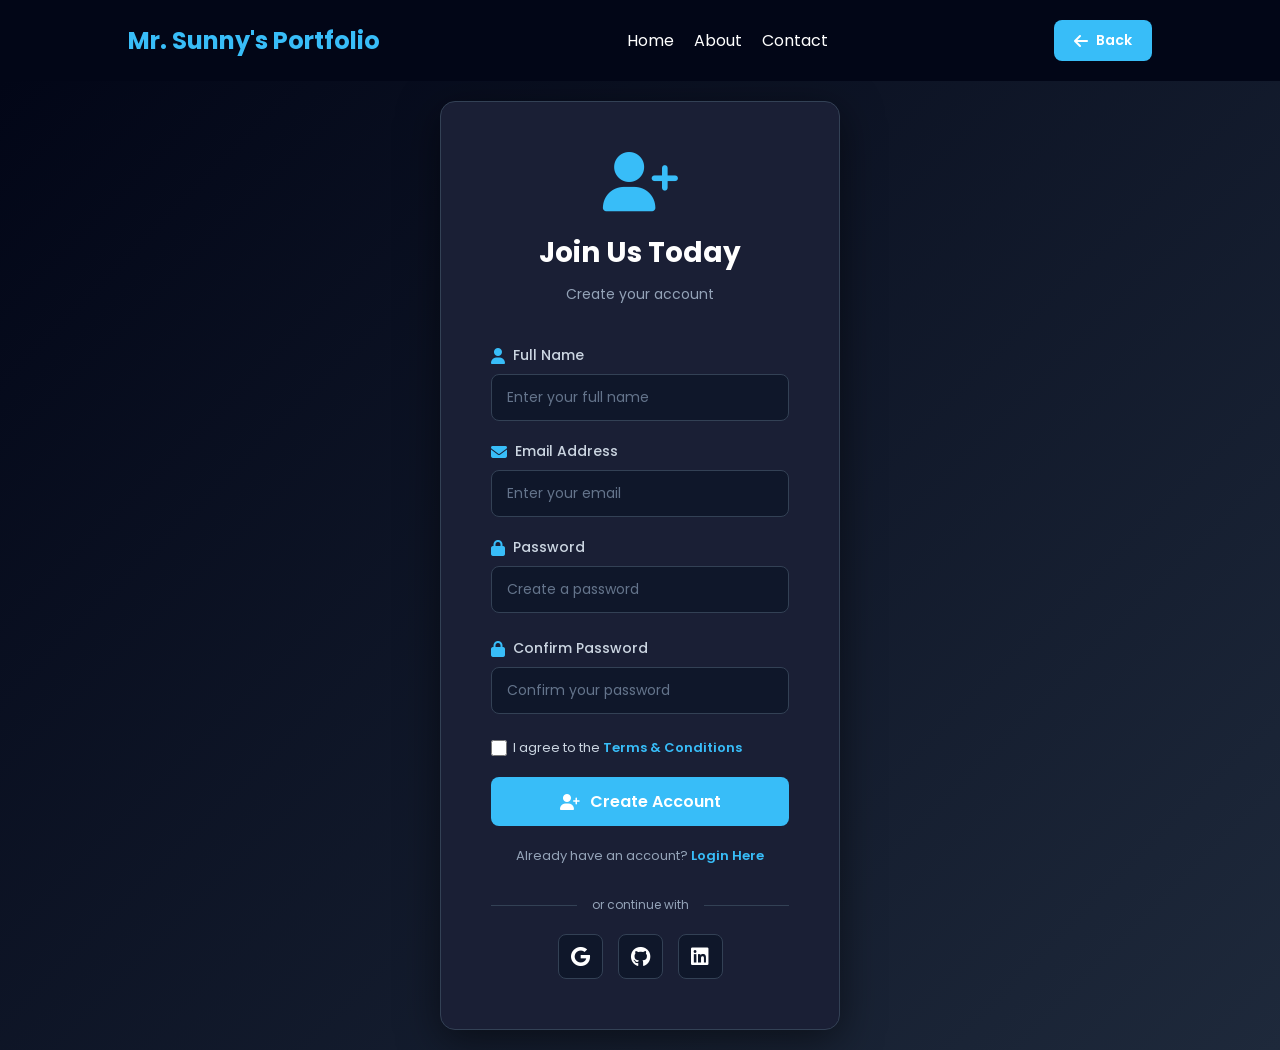
<file: index3.html>
<!DOCTYPE html>
<html lang="en">
<head>
<meta charset="UTF-8">
<meta name="viewport" content="width=device-width, initial-scale=1.0">

<title>Sign Up - Mr. Sunny's Portfolio</title>

<!-- Google Font -->
<link href="https://fonts.googleapis.com/css2?family=Poppins:wght@300;400;500;600;700&display=swap" rel="stylesheet">

<!-- CSS -->
<link rel="stylesheet" href="style.css">

<!-- Font Awesome -->
<link rel="stylesheet"
href="https://cdnjs.cloudflare.com/ajax/libs/font-awesome/6.4.0/css/all.min.css">

</head>

<body>

<!-- NAVBAR -->

<header>

<nav class="navbar">

<h2 class="logo">Mr. Sunny's Portfolio</h2>

<ul class="nav-links">

<li><a href="index.html#home">Home</a></li>
<li><a href="index.html#about">About</a></li>
<li><a href="index.html#contact">Contact</a></li>

</ul>

<button class="login-btn" onclick="window.history.back()">
<i class="fas fa-arrow-left"></i>
<span>Back</span>
</button>

</nav>

</header>


<!-- SIGNUP SECTION -->

<section class="login-section">

<div class="login-container">

<!-- Header -->
<div class="login-header">
<i class="fas fa-user-plus"></i>
<h1>Join Us Today</h1>
<p>Create your account</p>
</div>

<!-- Signup Form -->
<form class="login-form" id="signupForm">

<!-- Full Name Field -->
<div class="form-group">
<label for="fullname">
<i class="fas fa-user"></i>
Full Name
</label>
<input type="text" id="fullname" name="fullname" placeholder="Enter your full name" required>
</div>

<!-- Email Field -->
<div class="form-group">
<label for="email">
<i class="fas fa-envelope"></i>
Email Address
</label>
<input type="email" id="email" name="email" placeholder="Enter your email" required>
</div>

<!-- Password Field -->
<div class="form-group">
<label for="password">
<i class="fas fa-lock"></i>
Password
</label>
<input type="password" id="password" name="password" placeholder="Create a password" required>
<div class="password-strength">
<small id="password-strength" class="password-strength-text"></small>
</div>
</div>

<!-- Confirm Password Field -->
<div class="form-group">
<label for="confirmPassword">
<i class="fas fa-lock"></i>
Confirm Password
</label>
<input type="password" id="confirmPassword" name="confirmPassword" placeholder="Confirm your password" required>
<div class="password-match">
<small id="password-match" class="password-match-text"></small>
</div>
</div>

<!-- Terms & Conditions -->
<div class="form-options">
<div class="terms-agreement">
<input type="checkbox" id="terms" name="terms" required>
<label for="terms">I agree to the <a href="#" class="terms-link">Terms & Conditions</a></label>
</div>
</div>

<!-- Submit Button -->
<button type="submit" class="login-submit-btn">
<i class="fas fa-user-plus"></i>
Create Account
</button>

</form>

<!-- Login Link -->
<div class="signup-section">
<p>Already have an account? <a href="index2.html">Login Here</a></p>
</div>

<!-- Divider -->
<div class="divider">
<span>or continue with</span>
</div>

<!-- Social Signup -->
<div class="social-login">
<button class="social-btn google-btn" title="Sign up with Google">
<i class="fab fa-google"></i>
</button>
<button class="social-btn github-btn" title="Sign up with GitHub">
<i class="fab fa-github"></i>
</button>
<button class="social-btn linkedin-btn" title="Sign up with LinkedIn">
<i class="fab fa-linkedin"></i>
</button>
</div>

</div>

</section>


<!-- SCRIPT -->
<script src="script.js"></script>

<script>
// Password Strength Indicator
function checkPasswordStrength(password) {
    let strength = 0;
    const strengthText = document.getElementById('password-strength');

    if (password.length >= 8) strength++;
    if (/[a-z]/.test(password)) strength++;
    if (/[A-Z]/.test(password)) strength++;
    if (/[0-9]/.test(password)) strength++;
    if (/[^A-Za-z0-9]/.test(password)) strength++;

    switch(strength) {
        case 0:
        case 1:
            strengthText.textContent = '';
            break;
        case 2:
            strengthText.textContent = 'Weak';
            strengthText.style.color = '#ef4444';
            break;
        case 3:
            strengthText.textContent = 'Fair';
            strengthText.style.color = '#f59e0b';
            break;
        case 4:
            strengthText.textContent = 'Good';
            strengthText.style.color = '#10b981';
            break;
        case 5:
            strengthText.textContent = 'Strong';
            strengthText.style.color = '#059669';
            break;
    }
}

// Password Match Checker
function checkPasswordMatch() {
    const password = document.getElementById('password').value;
    const confirmPassword = document.getElementById('confirmPassword').value;
    const matchText = document.getElementById('password-match');

    if (confirmPassword === '') {
        matchText.textContent = '';
        return;
    }

    if (password === confirmPassword) {
        matchText.textContent = '✓ Passwords match';
        matchText.style.color = '#10b981';
    } else {
        matchText.textContent = '✗ Passwords do not match';
        matchText.style.color = '#ef4444';
    }
}

// Event Listeners
document.getElementById('password').addEventListener('input', function() {
    checkPasswordStrength(this.value);
    checkPasswordMatch();
});

document.getElementById('confirmPassword').addEventListener('input', checkPasswordMatch);

// Signup Form Handler
document.getElementById("signupForm").addEventListener("submit", function(e){
e.preventDefault();

const fullname = document.getElementById("fullname").value;
const email = document.getElementById("email").value;
const password = document.getElementById("password").value;
const confirmPassword = document.getElementById("confirmPassword").value;
const terms = document.getElementById("terms").checked;

if(!fullname || !email || !password || !confirmPassword){
alert("⚠ Please fill in all fields");
return;
}

if(password !== confirmPassword){
alert("⚠ Passwords do not match");
return;
}

if(password.length < 8){
alert("⚠ Password must be at least 8 characters long");
return;
}

if(!terms){
alert("⚠ Please agree to the Terms & Conditions");
return;
}

alert("✓ Account created successfully! Welcome to Mr. Sunny's Portfolio.");
// You can redirect to login page here
// window.location.href = 'index2.html';
});
</script>

</body>

</html>
</file>
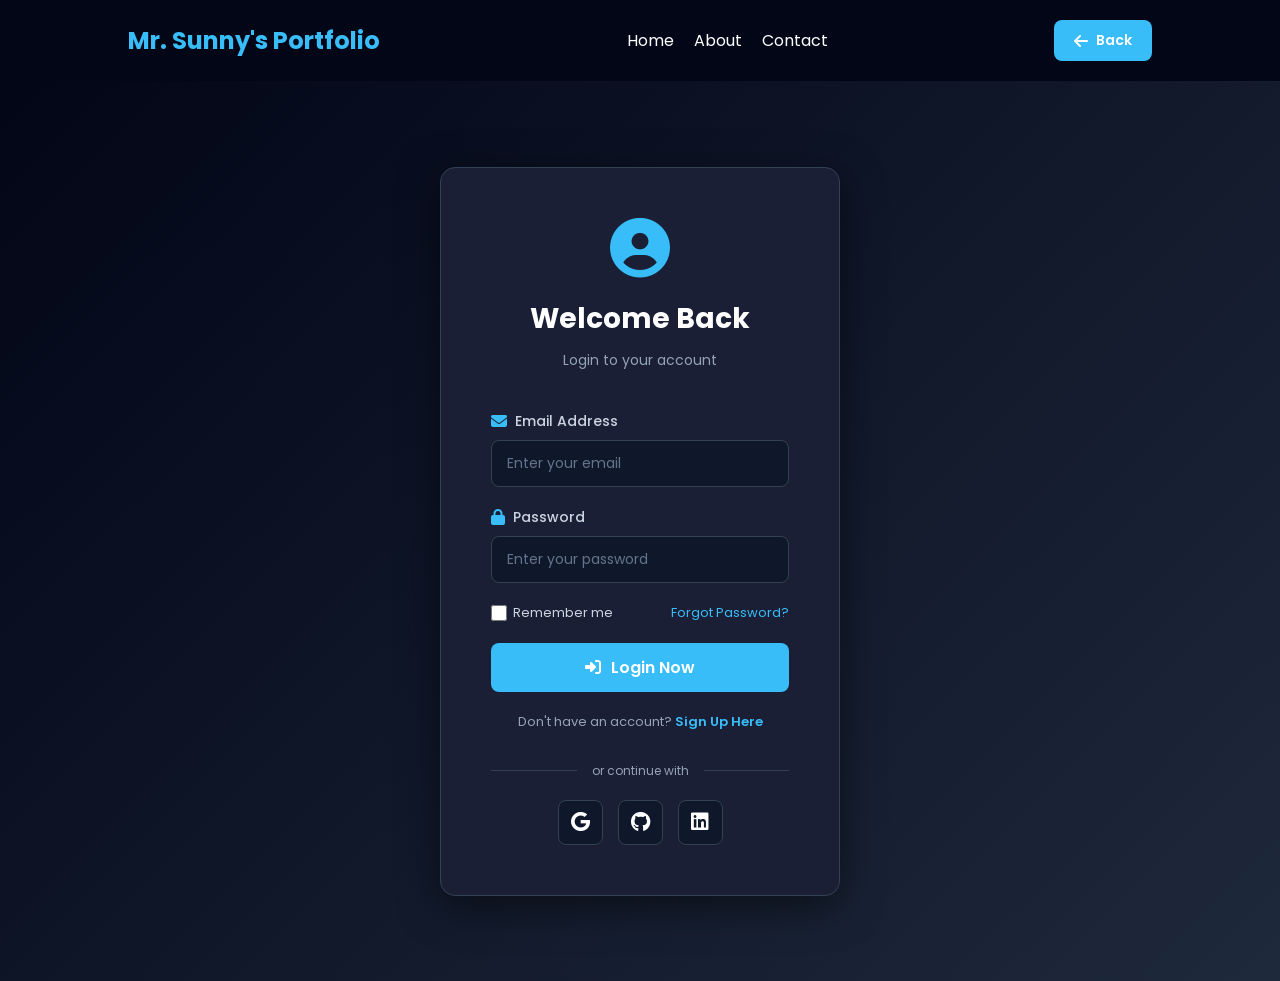
<file: loginsection.html>
<!DOCTYPE html>
<html lang="en">
<head>
<meta charset="UTF-8">
<meta name="viewport" content="width=device-width, initial-scale=1.0">

<title>Login - Mr. Sunny's Portfolio</title>

<!-- Google Font -->
<link href="https://fonts.googleapis.com/css2?family=Poppins:wght@300;400;500;600;700&display=swap" rel="stylesheet">

<!-- CSS -->
<link rel="stylesheet" href="style.css">

<!-- Font Awesome -->
<link rel="stylesheet"
href="https://cdnjs.cloudflare.com/ajax/libs/font-awesome/6.4.0/css/all.min.css">

</head>

<body>

<!-- NAVBAR -->

<header>

<nav class="navbar">

<h2 class="logo">Mr. Sunny's Portfolio</h2>

<ul class="nav-links">

<li><a href="index.html#home">Home</a></li>
<li><a href="index.html#about">About</a></li>
<li><a href="index.html#contact">Contact</a></li>

</ul>

<button class="login-btn" onclick="window.history.back()">
<i class="fas fa-arrow-left"></i>
<span>Back</span>
</button>

</nav>

</header>


<!-- LOGIN SECTION -->

<section class="login-section">

<div class="login-container">

<!-- Header -->
<div class="login-header">
<i class="fas fa-user-circle"></i>
<h1>Welcome Back</h1>
<p>Login to your account</p>
</div>

<!-- Login Form -->
<form class="login-form" id="loginForm">

<!-- Email Field -->
<div class="form-group">
<label for="email">
<i class="fas fa-envelope"></i>
Email Address
</label>
<input type="email" id="email" name="email" placeholder="Enter your email" required>
</div>

<!-- Password Field -->
<div class="form-group">
<label for="password">
<i class="fas fa-lock"></i>
Password
</label>
<input type="password" id="password" name="password" placeholder="Enter your password" required>
</div>

<!-- Remember Me & Forgot Password -->
<div class="form-options">
<div class="remember-me">
<input type="checkbox" id="remember" name="remember">
<label for="remember">Remember me</label>
</div>
<a href="#" class="forgot-password">Forgot Password?</a>
</div>

<!-- Submit Button -->
<button type="submit" class="login-submit-btn">
<i class="fas fa-sign-in-alt"></i>
Login Now
</button>

</form>

<!-- Sign Up Link -->
<div class="signup-section">
<p>Don't have an account? <a href="#">Sign Up Here</a></p>
</div>

<!-- Divider -->
<div class="divider">
<span>or continue with</span>
</div>

<!-- Social Login -->
<div class="social-login">
<button class="social-btn google-btn" title="Login with Google">
<i class="fab fa-google"></i>
</button>
<button class="social-btn github-btn" title="Login with GitHub">
<i class="fab fa-github"></i>
</button>
<button class="social-btn linkedin-btn" title="Login with LinkedIn">
<i class="fab fa-linkedin"></i>
</button>
</div>

</div>

</section>


<!-- SCRIPT -->
<script src="script.js"></script>

<script>
// Login Form Handler
document.getElementById("loginForm").addEventListener("submit", function(e){
e.preventDefault();

const email = document.getElementById("email").value;
const password = document.getElementById("password").value;

if(email && password){
alert("✓ Login Successful! Welcome back.");
// You can redirect to home page here
// window.location.href = 'index.html';
} else {
alert("⚠ Please fill in all fields");
}
});
</script>

</body>

</html>
</file>
<file: style.css>
*{
margin:0;
padding:0;
box-sizing:border-box;
font-family:'Poppins',sans-serif;
}

body{
background:#0f172a;
color:white;
}

section{
padding:80px 10%;
text-align:center;
}

.section-title{
font-size:32px;
margin-bottom:30px;
}


/* NAVBAR */

.navbar{
display:flex;
justify-content:space-between;
align-items:center;
padding:20px 10%;
background:#020617;
position:sticky;
top:0;
z-index:1000;
}

.logo-section{
display:flex;
align-items:center;
gap:15px;
}

.logo{
margin:0;
font-size:24px;
font-weight:700;
color:#38bdf8;
}

.profile-image{
width:50px;
height:50px;
border-radius:50%;
border:3px solid #38bdf8;
object-fit:cover;
transition:0.3s ease;
cursor:pointer;
}

.profile-image:hover{
transform:scale(1.1);
border-color:#0ea5e9;
box-shadow:0 0 15px rgba(56,189,248,0.5);
}

.nav-links{
display:flex;
list-style:none;
}
.navbar {
    display: flex;
    justify-content: space-between; /* Links left, Login right */
    align-items: center;
}

.nav-links li{
margin-left:20px;
}

.nav-links a{
color:white;
text-decoration:none;
transition:0.3s;
}

.nav-links a:hover{
color:#38bdf8;
}

/* LOGIN BUTTON */

.login-btn{
display:flex;
align-items:center;
gap:8px;
padding:10px 20px;
background:#38bdf8;
color:white;
border:none;
border-radius:8px;
font-size:14px;
font-weight:500;
cursor:pointer;
transition:0.3s ease;
font-family:'Poppins',sans-serif;
}

.login-btn:hover{
background:#0ea5e9;
transform:translateY(-2px);
box-shadow:0 5px 15px rgba(56, 189, 248, 0.4);
}

.login-btn:active{
transform:translateY(0);
}

.login-btn i{
font-size:16px;
}

.login-btn span{
font-weight:600;
}

/* SIGNUP BUTTON */

.signup-btn{
display:flex;
align-items:center;
gap:8px;
padding:10px 20px;
background:#1e293b;
color:#cbd5e1;
border:1px solid #334155;
border-radius:8px;
font-size:14px;
font-weight:500;
text-decoration:none;
cursor:pointer;
transition:0.3s ease;
font-family:'Poppins',sans-serif;
margin-left:10px;
}

.signup-btn:hover{
background:#38bdf8;
color:white;
transform:translateY(-2px);
box-shadow:0 5px 15px rgba(56, 189, 248, 0.4);
border-color:#38bdf8;
}

.signup-btn:active{
transform:translateY(0);
}

.signup-btn i{
font-size:16px;
}

.signup-btn span{
font-weight:600;
}


/* HERO */

.hero{
height:90vh;
display:flex;
justify-content:center;
align-items:center;
text-align:center;
background:linear-gradient(120deg,#020617,#1e293b);
}

.hero span{
color:#38bdf8;
}

.btn{
display:inline-block;
padding:12px 25px;
margin-top:20px;
background:#38bdf8;
color:white;
border-radius:5px;
text-decoration:none;
transition:0.3s;
}

.btn:hover{
background:#0ea5e9;
}


/* SKILLS */

.skill{
margin-bottom:20px;
}

.skill-bar{
background:#334155;
height:10px;
border-radius:5px;
}

.skill-level{
height:10px;
border-radius:5px;
background:#38bdf8;
}

.html{width:90%;}
.css{width:85%;}
.js{width:75%;}


/* PROJECTS */

.project-container{
display:grid;
grid-template-columns:repeat(auto-fit,minmax(250px,1fr));
gap:20px;
}

.project-card{
background:#1e293b;
padding:20px;
border-radius:10px;
transition:0.3s;
}

.project-card:hover{
transform:translateY(-10px);
}

.project-card img{
width:100%;
border-radius:10px;
margin-bottom:10px;
}


/* SERVICES */

.service-container{
display:grid;
grid-template-columns:repeat(auto-fit,minmax(250px,1fr));
gap:20px;
}

.service-card{
background:#1e293b;
padding:30px;
border-radius:10px;
transition:0.3s;
}

.service-card:hover{
transform:translateY(-10px);
}

.service-card i{
font-size:40px;
color:#38bdf8;
margin-bottom:15px;
}


/* CONTACT */

.contact form{
display:flex;
flex-direction:column;
gap:15px;
max-width:500px;
margin:auto;
}

input,textarea{
padding:12px;
border:none;
border-radius:5px;
}

textarea{
height:120px;
}


/* FOOTER */

footer{
text-align:center;
padding:20px;
background:#020617;
margin-top:40px;
}

.social-icons i{
margin:10px;
font-size:20px;
cursor:pointer;
transition:0.3s;
}

.social-icons i:hover{
color:#38bdf8;
}


/* LOGIN PAGE */

.login-section{
min-height:100vh;
display:flex;
justify-content:center;
align-items:center;
padding:20px;
background:linear-gradient(135deg,#020617,#1e293b);
}

.login-container{
background:#1a1f35;
padding:50px;
border-radius:15px;
box-shadow:0 10px 40px rgba(0,0,0,0.5);
max-width:400px;
width:100%;
border:1px solid #334155;
}

.login-header{
text-align:center;
margin-bottom:40px;
}

.login-header i{
font-size:60px;
color:#38bdf8;
margin-bottom:20px;
display:block;
}

.login-header h1{
font-size:28px;
font-weight:700;
margin-bottom:10px;
}

.login-header p{
color:#94a3b8;
font-size:14px;
}

/* Form Styling */

.login-form{
display:flex;
flex-direction:column;
gap:20px;
}

.form-group{
display:flex;
flex-direction:column;
}

.form-group label{
font-size:14px;
font-weight:500;
margin-bottom:8px;
color:#cbd5e1;
display:flex;
align-items:center;
gap:8px;
}

.form-group label i{
color:#38bdf8;
font-size:16px;
}

.form-group input{
padding:12px 15px;
border:1px solid #334155;
border-radius:8px;
background:#0f172a;
color:white;
font-size:14px;
transition:0.3s;
font-family:'Poppins',sans-serif;
}

.form-group input:focus{
outline:none;
border-color:#38bdf8;
box-shadow:0 0 10px rgba(56,189,248,0.3);
background:#1a2640;
}

.form-group input::placeholder{
color:#64748b;
}

/* Form Options */

.form-options{
display:flex;
justify-content:space-between;
align-items:center;
font-size:13px;
}

.remember-me{
display:flex;
align-items:center;
gap:6px;
}

.remember-me input[type="checkbox"]{
width:16px;
height:16px;
cursor:pointer;
accent-color:#38bdf8;
}

.remember-me label{
cursor:pointer;
color:#cbd5e1;
}

.forgot-password{
color:#38bdf8;
text-decoration:none;
transition:0.3s;
}

.forgot-password:hover{
color:#0ea5e9;
text-decoration:underline;
}

/* Submit Button */

.login-submit-btn{
padding:12px;
background:#38bdf8;
color:white;
border:none;
border-radius:8px;
font-size:16px;
font-weight:600;
cursor:pointer;
transition:0.3s ease;
font-family:'Poppins',sans-serif;
display:flex;
align-items:center;
justify-content:center;
gap:10px;
}

.login-submit-btn:hover{
background:#0ea5e9;
transform:translateY(-2px);
box-shadow:0 8px 20px rgba(56,189,248,0.4);
}

.login-submit-btn:active{
transform:translateY(0);
}

/* Sign Up Section */

.signup-section{
text-align:center;
margin-top:20px;
}

.signup-section p{
color:#94a3b8;
font-size:13px;
}

.signup-section a{
color:#38bdf8;
text-decoration:none;
font-weight:600;
transition:0.3s;
}

.signup-section a:hover{
color:#0ea5e9;
text-decoration:underline;
}

/* Divider */

.divider{
display:flex;
align-items:center;
margin:30px 0 20px;
}

.divider::before,
.divider::after{
content:'';
flex:1;
height:1px;
background:#334155;
}

.divider span{
padding:0 15px;
color:#94a3b8;
font-size:12px;
background:#1a1f35;
}

/* Social Login */

.social-login{
display:flex;
gap:15px;
justify-content:center;
}

.social-btn{
width:45px;
height:45px;
border:1px solid #334155;
border-radius:8px;
background:#0f172a;
color:white;
cursor:pointer;
display:flex;
align-items:center;
justify-content:center;
font-size:20px;
transition:0.3s ease;
}

.social-btn:hover{
transform:translateY(-3px);
border-color:#38bdf8;
}

.google-btn:hover{
background:rgba(66,133,244,0.1);
color:#4285f4;
}

.github-btn:hover{
background:rgba(255,255,255,0.1);
color:#fff;
}

.linkedin-btn:hover{
background:rgba(0,119,181,0.1);
color:#0077b5;
}

/* Password Strength & Match Indicators */

.password-strength,
.password-match{
margin-top:5px;
}

.password-strength-text,
.password-match-text{
font-size:11px;
font-weight:500;
}

/* Terms Agreement */

.terms-agreement{
display:flex;
align-items:center;
gap:6px;
font-size:13px;
}

.terms-agreement input[type="checkbox"]{
width:16px;
height:16px;
cursor:pointer;
accent-color:#38bdf8;
}

.terms-agreement label{
cursor:pointer;
color:#cbd5e1;
line-height:1.4;
}

.terms-link{
color:#38bdf8;
text-decoration:none;
font-weight:600;
transition:0.3s;
}

.terms-link:hover{
color:#0ea5e9;
text-decoration:underline;
}

/* Responsive */

@media(max-width:600px){
.login-container{
padding:30px 20px;
}

.login-header i{
font-size:50px;
}

.login-header h1{
font-size:24px;
}

.form-options{
flex-direction:column;
gap:10px;
align-items:flex-start;
}

.terms-agreement{
font-size:12px;
}
}
</file>
